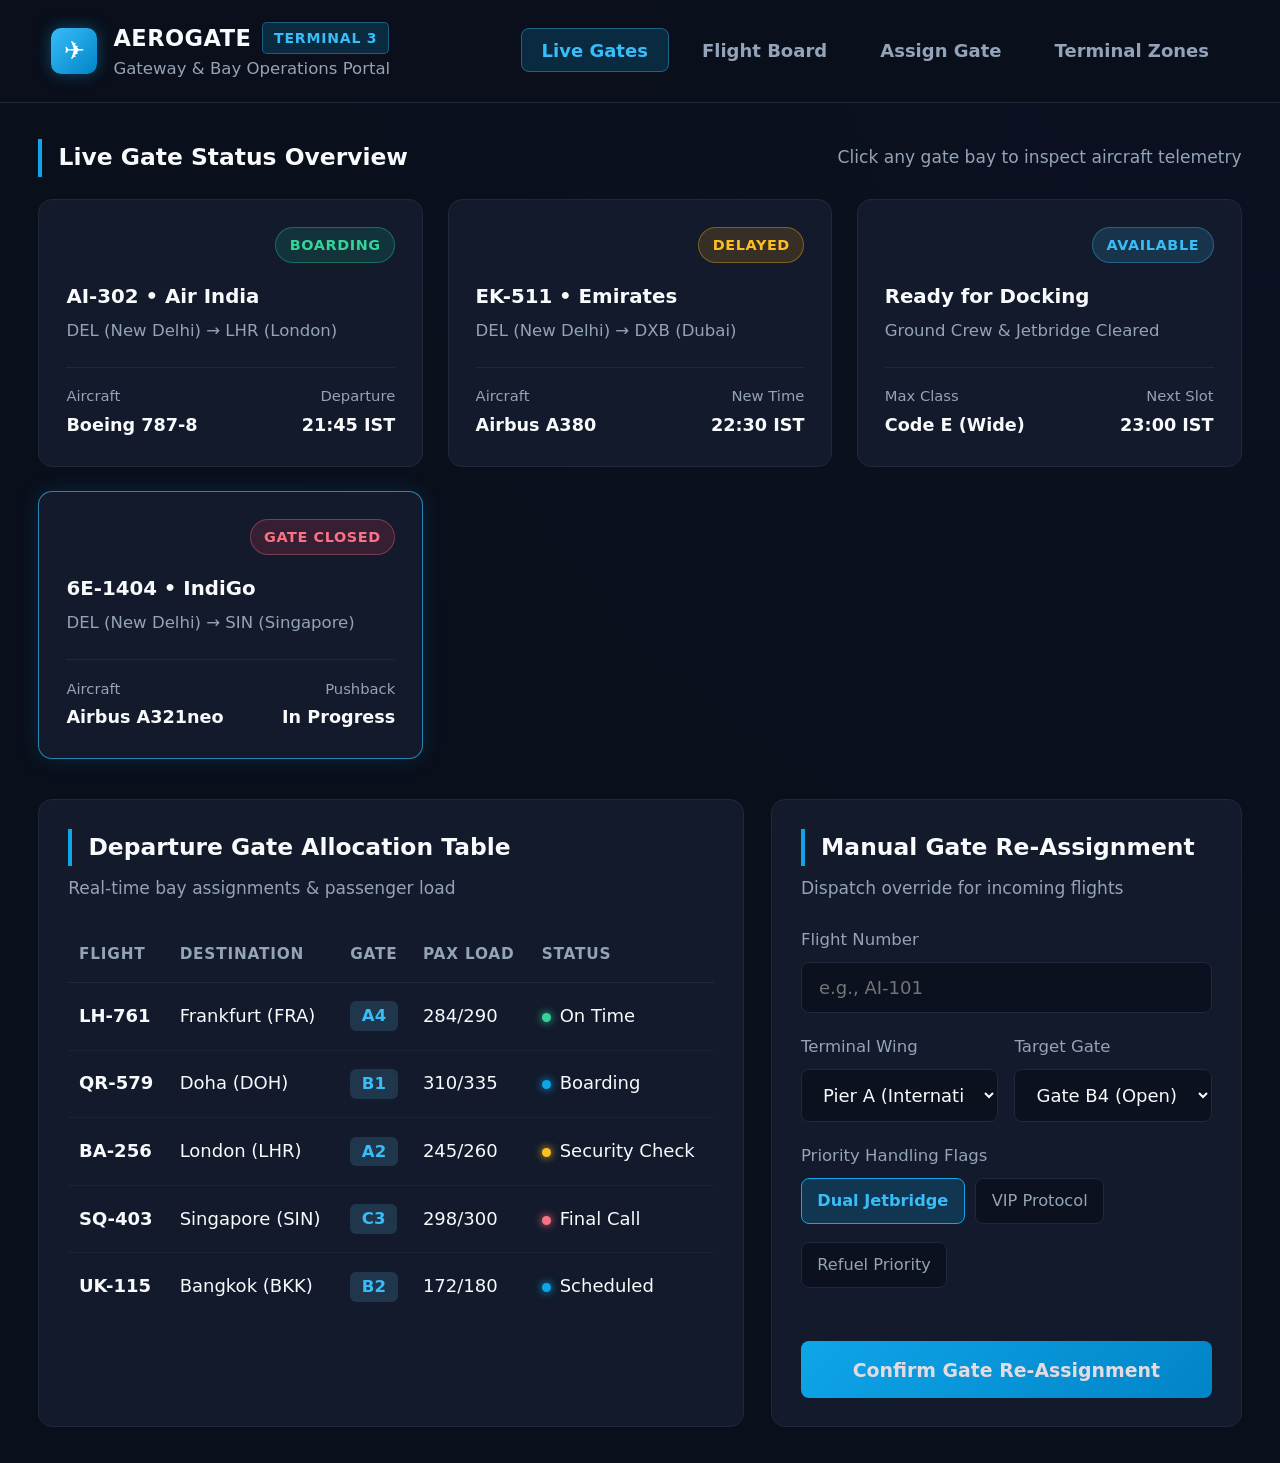
<file: index.html>
<!DOCTYPE html>
<html lang="en">
<head>
  <meta charset="UTF-8">
  <meta name="viewport" content="width=device-width, initial-scale=1.0">
  <title>AEROGATE | Terminal 3 Bay Operations Portal</title>
  <link rel="stylesheet" href="style.css">
</head>
<body>

  <!-- Top Aviation Navigation Bar -->
  <header>
    <div class="brand">
      <div class="brand-icon">&#9992;</div>
      <div>
        <div class="brand-title">
          AEROGATE <span class="terminal-pill">TERMINAL 3</span>
        </div>
        <div class="brand-sub">Gateway &amp; Bay Operations Portal</div>
      </div>
    </div>

    <nav>
      <ul>
        <li><a href="index.html" class="active">Live Gates</a></li>
        <li><a href="departures.html">Flight Board</a></li>
        <li><a href="assign.html">Assign Gate</a></li>
        <li><a href="confirmation.html">Terminal Zones</a></li>
      </ul>
    </nav>
  </header>

  <main>
    <!-- Top Section: Live Gate Status Overview -->
    <div class="section-bar">
      <h2 class="section-title">Live Gate Status Overview</h2>
      <span class="section-hint">Click any gate bay to inspect aircraft telemetry</span>
    </div>

    <section class="gate-grid">
      <!-- Gate A1 -->
      <a href="#telemetry-a1" class="gate-card">
        <div class="gate-header">
          <span class="gate-name">GATE A1</span>
          <span class="pill pill-green">Boarding</span>
        </div>
        <div class="flight-info">AI-302 &bull; Air India</div>
        <div class="route-info">DEL (New Delhi) &rarr; LHR (London)</div>
        <div class="gate-footer">
          <div>
            <span class="meta-label">Aircraft</span>
            <span class="meta-value">Boeing 787-8</span>
          </div>
          <div style="text-align: right;">
            <span class="meta-label">Departure</span>
            <span class="meta-value">21:45 IST</span>
          </div>
        </div>
      </a>

      <!-- Gate A2 -->
      <a href="#telemetry-a2" class="gate-card">
        <div class="gate-header">
          <span class="gate-name">GATE A2</span>
          <span class="pill pill-amber">Delayed</span>
        </div>
        <div class="flight-info">EK-511 &bull; Emirates</div>
        <div class="route-info">DEL (New Delhi) &rarr; DXB (Dubai)</div>
        <div class="gate-footer">
          <div>
            <span class="meta-label">Aircraft</span>
            <span class="meta-value">Airbus A380</span>
          </div>
          <div style="text-align: right;">
            <span class="meta-label">New Time</span>
            <span class="meta-value">22:30 IST</span>
          </div>
        </div>
      </a>

      <!-- Gate B4 -->
      <a href="assign.html" class="gate-card">
        <div class="gate-header">
          <span class="gate-name">GATE B4</span>
          <span class="pill pill-blue">Available</span>
        </div>
        <div class="flight-info">Ready for Docking</div>
        <div class="route-info">Ground Crew &amp; Jetbridge Cleared</div>
        <div class="gate-footer">
          <div>
            <span class="meta-label">Max Class</span>
            <span class="meta-value">Code E (Wide)</span>
          </div>
          <div style="text-align: right;">
            <span class="meta-label">Next Slot</span>
            <span class="meta-value">23:00 IST</span>
          </div>
        </div>
      </a>

      <!-- Gate C1 -->
      <a href="#telemetry-c1" class="gate-card active-highlight">
        <div class="gate-header">
          <span class="gate-name">GATE C1</span>
          <span class="pill pill-red">Gate Closed</span>
        </div>
        <div class="flight-info">6E-1404 &bull; IndiGo</div>
        <div class="route-info">DEL (New Delhi) &rarr; SIN (Singapore)</div>
        <div class="gate-footer">
          <div>
            <span class="meta-label">Aircraft</span>
            <span class="meta-value">Airbus A321neo</span>
          </div>
          <div style="text-align: right;">
            <span class="meta-label">Pushback</span>
            <span class="meta-value">In Progress</span>
          </div>
        </div>
      </a>
    </section>

    <!-- Bottom Split Section: Table + Manual Re-Assignment -->
    <section class="bottom-split">
      <!-- Left: Departure Gate Allocation Table -->
      <div class="panel-box">
        <div class="panel-header">
          <h3 class="section-title">Departure Gate Allocation Table</h3>
          <span class="section-hint">Real-time bay assignments &amp; passenger load</span>
        </div>

        <div class="table-wrap">
          <table>
            <thead>
              <tr>
                <th>FLIGHT</th>
                <th>DESTINATION</th>
                <th>GATE</th>
                <th>PAX LOAD</th>
                <th>STATUS</th>
              </tr>
            </thead>
            <tbody>
              <tr>
                <td><strong>LH-761</strong></td>
                <td>Frankfurt (FRA)</td>
                <td><span class="gate-tag">A4</span></td>
                <td>284/290</td>
                <td><span class="dot dot-green"></span>On Time</td>
              </tr>
              <tr>
                <td><strong>QR-579</strong></td>
                <td>Doha (DOH)</td>
                <td><span class="gate-tag">B1</span></td>
                <td>310/335</td>
                <td><span class="dot dot-cyan"></span>Boarding</td>
              </tr>
              <tr>
                <td><strong>BA-256</strong></td>
                <td>London (LHR)</td>
                <td><span class="gate-tag">A2</span></td>
                <td>245/260</td>
                <td><span class="dot dot-amber"></span>Security Check</td>
              </tr>
              <tr>
                <td><strong>SQ-403</strong></td>
                <td>Singapore (SIN)</td>
                <td><span class="gate-tag">C3</span></td>
                <td>298/300</td>
                <td><span class="dot dot-red"></span>Final Call</td>
              </tr>
              <tr>
                <td><strong>UK-115</strong></td>
                <td>Bangkok (BKK)</td>
                <td><span class="gate-tag">B2</span></td>
                <td>172/180</td>
                <td><span class="dot dot-cyan"></span>Scheduled</td>
              </tr>
            </tbody>
          </table>
        </div>
      </div>

      <!-- Right: Manual Gate Re-Assignment Form -->
      <div class="panel-box">
        <div class="panel-header">
          <h3 class="section-title">Manual Gate Re-Assignment</h3>
          <span class="section-hint">Dispatch override for incoming flights</span>
        </div>

        <form action="confirmation.html" method="get">
          <div class="form-group">
            <label for="flightNum">Flight Number</label>
            <input type="text" id="flightNum" class="form-control" placeholder="e.g., AI-101" required>
          </div>

          <div class="form-row">
            <div class="form-group">
              <label for="wing">Terminal Wing</label>
              <select id="wing" class="form-control">
                <option>Pier A (International)</option>
                <option>Pier B (International)</option>
                <option>Pier C (Domestic)</option>
              </select>
            </div>

            <div class="form-group">
              <label for="targetGate">Target Gate</label>
              <select id="targetGate" class="form-control">
                <option>Gate B4 (Open)</option>
                <option>Gate A5 (Open)</option>
                <option>Gate C2 (Open)</option>
              </select>
            </div>
          </div>

          <div class="form-group">
            <label>Priority Handling Flags</label>
            <div class="flag-group">
              <label class="flag-option">
                <input type="checkbox" checked>
                <span>Dual Jetbridge</span>
              </label>
              <label class="flag-option">
                <input type="checkbox">
                <span>VIP Protocol</span>
              </label>
              <label class="flag-option">
                <input type="checkbox">
                <span>Refuel Priority</span>
              </label>
            </div>
          </div>

          <button type="submit" class="btn-primary">Confirm Gate Re-Assignment</button>
        </form>
      </div>
    </section>

    <!-- Pure-CSS Telemetry Modals when clicking Gate Cards -->
    <div id="telemetry-a1" class="modal">
      <div class="modal-card">
        <h3>GATE A1 &bull; Aircraft Telemetry</h3>
        <p><strong>Flight:</strong> AI-302 (Air India)</p>
        <p><strong>Aircraft:</strong> Boeing 787-8 Dreamliner</p>
        <p><strong>Fuel Load:</strong> 68,400 kg (Complete)</p>
        <p><strong>Jetbridge 1 &amp; 2:</strong> Connected &amp; Active</p>
        <p><strong>Boarding Progress:</strong> 238 / 256 Passengers</p>
        <a href="#" class="btn-close">Close Telemetry</a>
      </div>
    </div>

    <div id="telemetry-a2" class="modal">
      <div class="modal-card">
        <h3>GATE A2 &bull; Aircraft Telemetry</h3>
        <p><strong>Flight:</strong> EK-511 (Emirates)</p>
        <p><strong>Aircraft:</strong> Airbus A380-800</p>
        <p><strong>Delay Reason:</strong> Late Inbound Airspace Congestion</p>
        <p><strong>Revised Departure:</strong> 22:30 IST</p>
        <a href="#" class="btn-close">Close Telemetry</a>
      </div>
    </div>
</file>
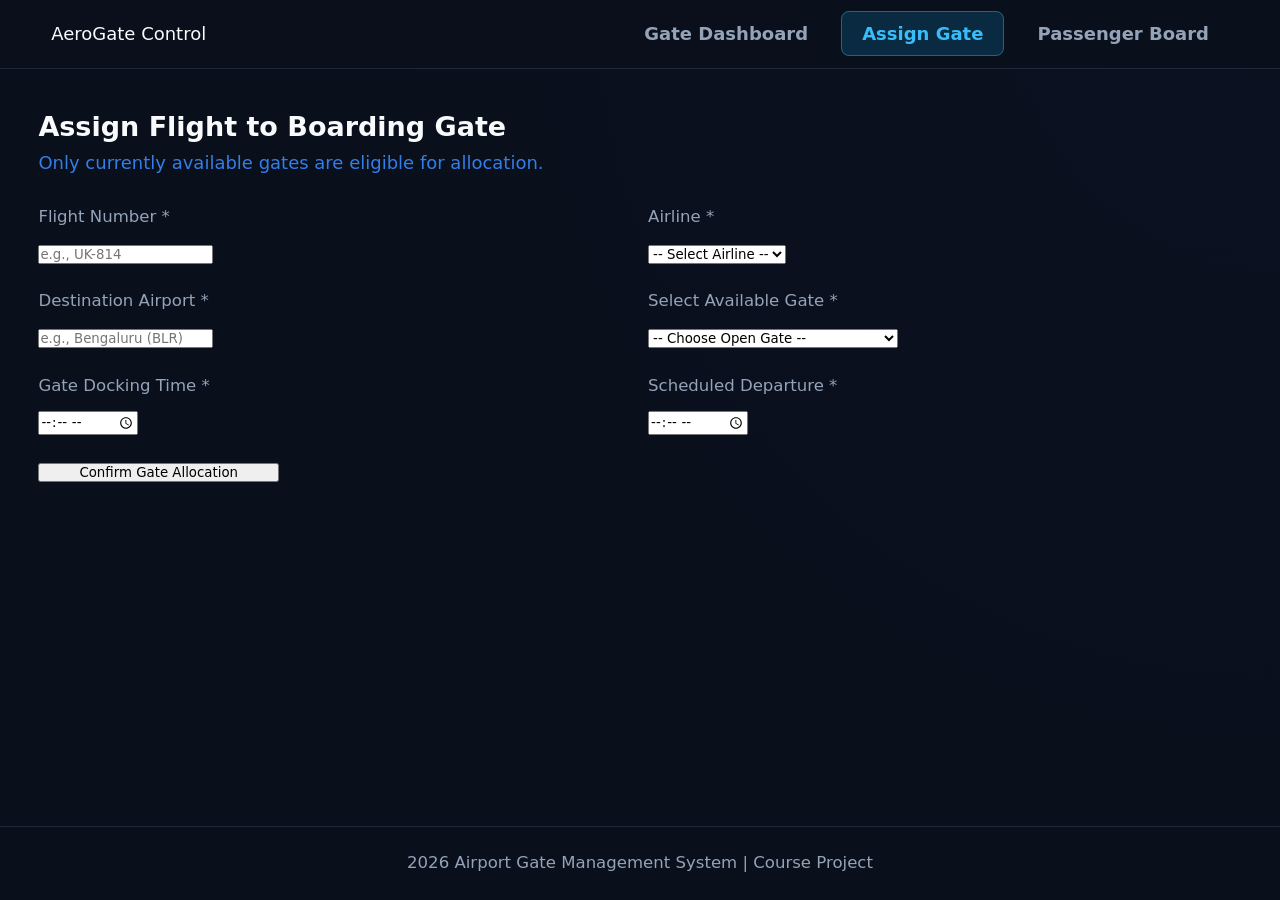
<file: assign.html>
<!DOCTYPE html>
<html lang="en">
<head>
  <meta charset="UTF-8">
  <meta name="viewport" content="width=device-width, initial-scale=1.0">
  <title>Assign Gate | AeroGate</title>
  <link rel="stylesheet" href="style.css">
</head>
<body>

  <header>
    <div class="logo">Aero<span>Gate</span> Control</div>
    <nav>
      <ul>
        <li><a href="index.html">Gate Dashboard</a></li>
        <li><a href="assign.html" class="active">Assign Gate</a></li>
        <li><a href="departures.html">Passenger Board</a></li>
      </ul>
    </nav>
  </header>

  <main>
    <div class="form-container">
      <h2>Assign Flight to Boarding Gate</h2>
      <p style="color: #337ee7; margin-bottom: 1.5rem;">Only currently available gates are eligible for allocation.</p>

      <!-- Submitting redirects directly to confirmation.html -->
      <form action="confirmation.html" method="get">
        <div class="form-row">
          <div class="form-group">
            <label for="flightNo">Flight Number *</label>
            <input type="text" id="flightNo" name="flightNo" placeholder="e.g., UK-814" required>
          </div>

          <div class="form-group">
            <label for="airline">Airline *</label>
            <select id="airline" name="airline" required>
              <option value="">-- Select Airline --</option>
              <option value="Air India">Air India</option>
              <option value="IndiGo">IndiGo</option>
              <option value="SpiceJet">SpiceJet</option>
              <option value="Akasa Air">Akasa Air</option>
            </select>
          </div>
        </div>

        <div class="form-row">
          <div class="form-group">
            <label for="destination">Destination Airport *</label>
            <input type="text" id="destination" name="destination" placeholder="e.g., Bengaluru (BLR)" required>
          </div>

          <div class="form-group">
            <label for="gate">Select Available Gate *</label>
            <select id="gate" name="gate" required>
              <option value="">-- Choose Open Gate --</option>
              <option value="Gate A2">Gate A2 (Available - Narrow Body)</option>
              <option value="Gate A3">Gate A3 (Available - Wide Body)</option>
              <option value="Gate B3">Gate B3 (Available - Narrow Body)</option>
            </select>
          </div>
        </div>

        <div class="form-row">
          <div class="form-group">
            <label for="arrival">Gate Docking Time *</label>
            <input type="time" id="arrival" name="arrival" required>
          </div>

          <div class="form-group">
            <label for="departure">Scheduled Departure *</label>
            <input type="time" id="departure" name="departure" required>
          </div>
        </div>

        <button type="submit" class="btn" style="width: 20%;">Confirm Gate Allocation</button>
      </form>
    </div>
  </main>

  <footer>
    <p> 2026 Airport Gate Management System | Course Project</p>
  </footer>

</body>
</html>
</file>
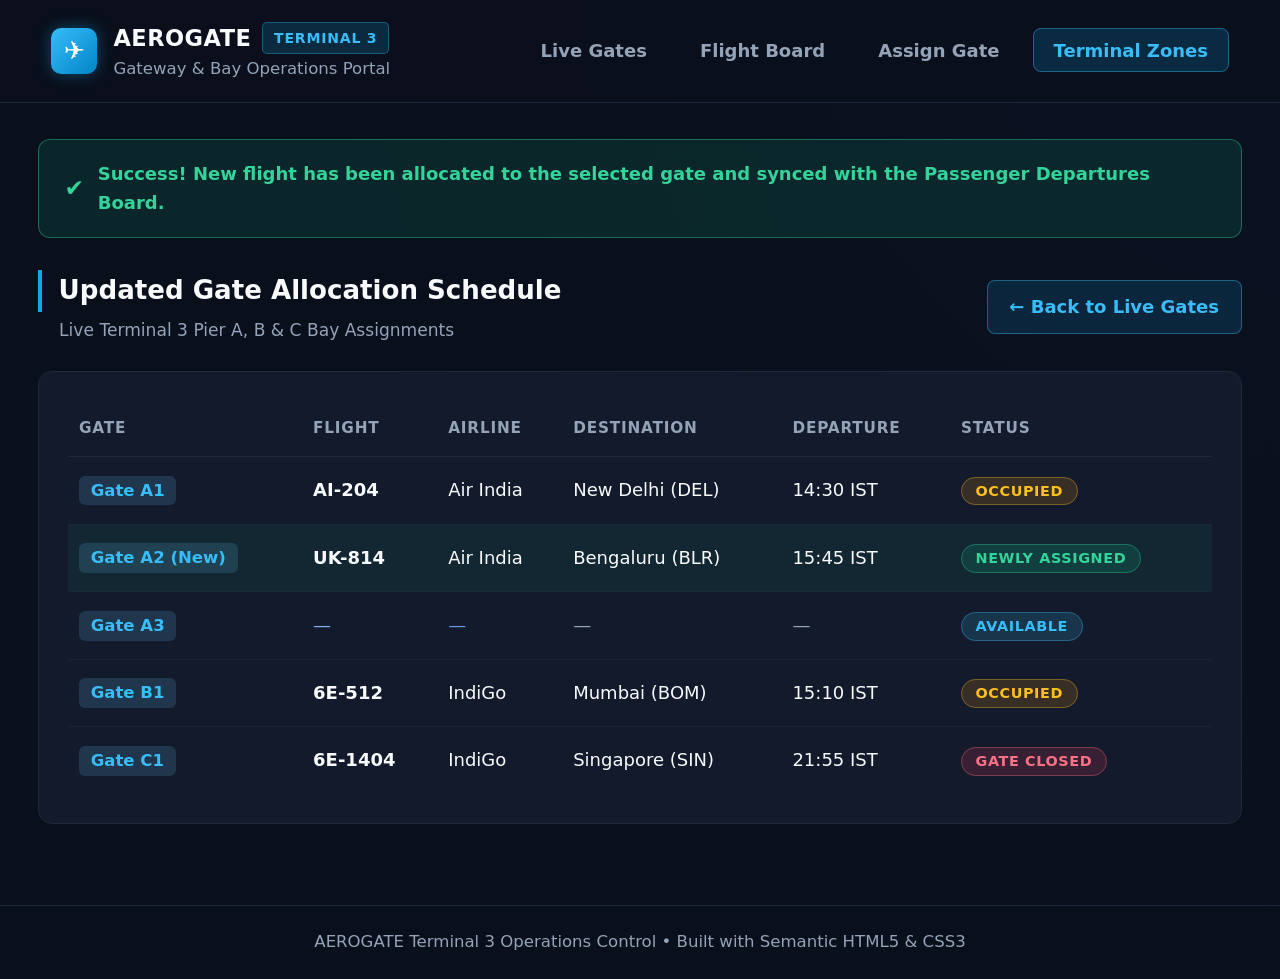
<file: confirmation.html>
<!DOCTYPE html>
<html lang="en">
<head>
  <meta charset="UTF-8">
  <meta name="viewport" content="width=device-width, initial-scale=1.0">
  <title>Terminal Zones &amp; Updated Schedule | AEROGATE</title>
  <link rel="stylesheet" href="style.css">
</head>
<body>

  <!-- Matching Dark Aviation Navigation Bar -->
  <header>
    <div class="brand">
      <div class="brand-icon">&#9992;</div>
      <div>
        <div class="brand-title">
          AEROGATE <span class="terminal-pill">TERMINAL 3</span>
        </div>
        <div class="brand-sub">Gateway &amp; Bay Operations Portal</div>
      </div>
    </div>

    <nav>
      <ul>
        <li><a href="index.html">Live Gates</a></li>
        <li><a href="departures.html">Flight Board</a></li>
        <li><a href="assign.html">Assign Gate</a></li>
        <li><a href="confirmation.html" class="active">Terminal Zones</a></li>
      </ul>
    </nav>
  </header>

  <main>
    <!-- Glowing Green Confirmation Banner -->
    <div style="background: rgba(16, 185, 129, 0.14); border: 1px solid rgba(52, 211, 153, 0.4); color: #34d399; padding: 1.1rem 1.4rem; border-radius: 12px; margin-bottom: 1.75rem; font-weight: 600; display: flex; align-items: center; gap: 0.75rem;">
      <span style="font-size: 1.3rem;">&#10004;</span>
      <span>Success! New flight has been allocated to the selected gate and synced with the Passenger Departures Board.</span>
    </div>

    <!-- Section Header + Styled Back Button -->
    <div class="section-bar" style="margin-bottom: 1.5rem;">
      <div>
        <h1 class="section-title" style="font-size: 1.45rem;">Updated Gate Allocation Schedule</h1>
        <p class="section-hint" style="margin-top: 0.3rem; padding-left: 1.15rem;">Live Terminal 3 Pier A, B &amp; C Bay Assignments</p>
      </div>
      <a href="index.html" style="background: rgba(14, 165, 233, 0.15); color: #38bdf8; border: 1px solid rgba(56, 189, 248, 0.4); padding: 0.65rem 1.2rem; border-radius: 8px; text-decoration: none; font-weight: 600;">&larr; Back to Live Gates</a>
    </div>

    <!-- Dark Aviation Schedule Table -->
    <div class="panel-box">
      <div class="table-wrap">
        <table>
          <thead>
            <tr>
              <th>GATE</th>
              <th>FLIGHT</th>
              <th>AIRLINE</th>
              <th>DESTINATION</th>
              <th>DEPARTURE</th>
              <th>STATUS</th>
            </tr>
          </thead>
          <tbody>
            <tr>
              <td><span class="gate-tag">Gate A1</span></td>
              <td><strong>AI-204</strong></td>
              <td>Air India</td>
              <td>New Delhi (DEL)</td>
              <td>14:30 IST</td>
              <td><span class="pill pill-amber">Occupied</span></td>
            </tr>
            <!-- Highlighted Newly Assigned Row -->
            <tr style="background: rgba(16, 185, 129, 0.08);">
              <td><span class="gate-tag">Gate A2 (New)</span></td>
              <td><strong>UK-814</strong></td>
              <td>Air India</td>
              <td>Bengaluru (BLR)</td>
              <td>15:45 IST</td>
              <td><span class="pill pill-green">Newly Assigned</span></td>
            </tr>
            <tr>
              <td><span class="gate-tag">Gate A3</span></td>
              <td style="color: #83ade8;">&mdash;</td>
              <td style="color: #6296df;">&mdash;</td>
              <td style="color: #94a3b8;">&mdash;</td>
              <td style="color: #94a3b8;">&mdash;</td>
              <td><span class="pill pill-blue">Available</span></td>
            </tr>
            <tr>
              <td><span class="gate-tag">Gate B1</span></td>
              <td><strong>6E-512</strong></td>
              <td>IndiGo</td>
              <td>Mumbai (BOM)</td>
              <td>15:10 IST</td>
              <td><span class="pill pill-amber">Occupied</span></td>
            </tr>
            <tr>
              <td><span class="gate-tag">Gate C1</span></td>
              <td><strong>6E-1404</strong></td>
              <td>IndiGo</td>
              <td>Singapore (SIN)</td>
              <td>21:55 IST</td>
              <td><span class="pill pill-red">Gate Closed</span></td>
            </tr>
          </tbody>
        </table>
      </div>
    </div>
  </main>

  <footer>
    AEROGATE Terminal 3 Operations Control &bull; Built with Semantic HTML5 &amp; CSS3
  </footer>

</body>
</html>
</file>
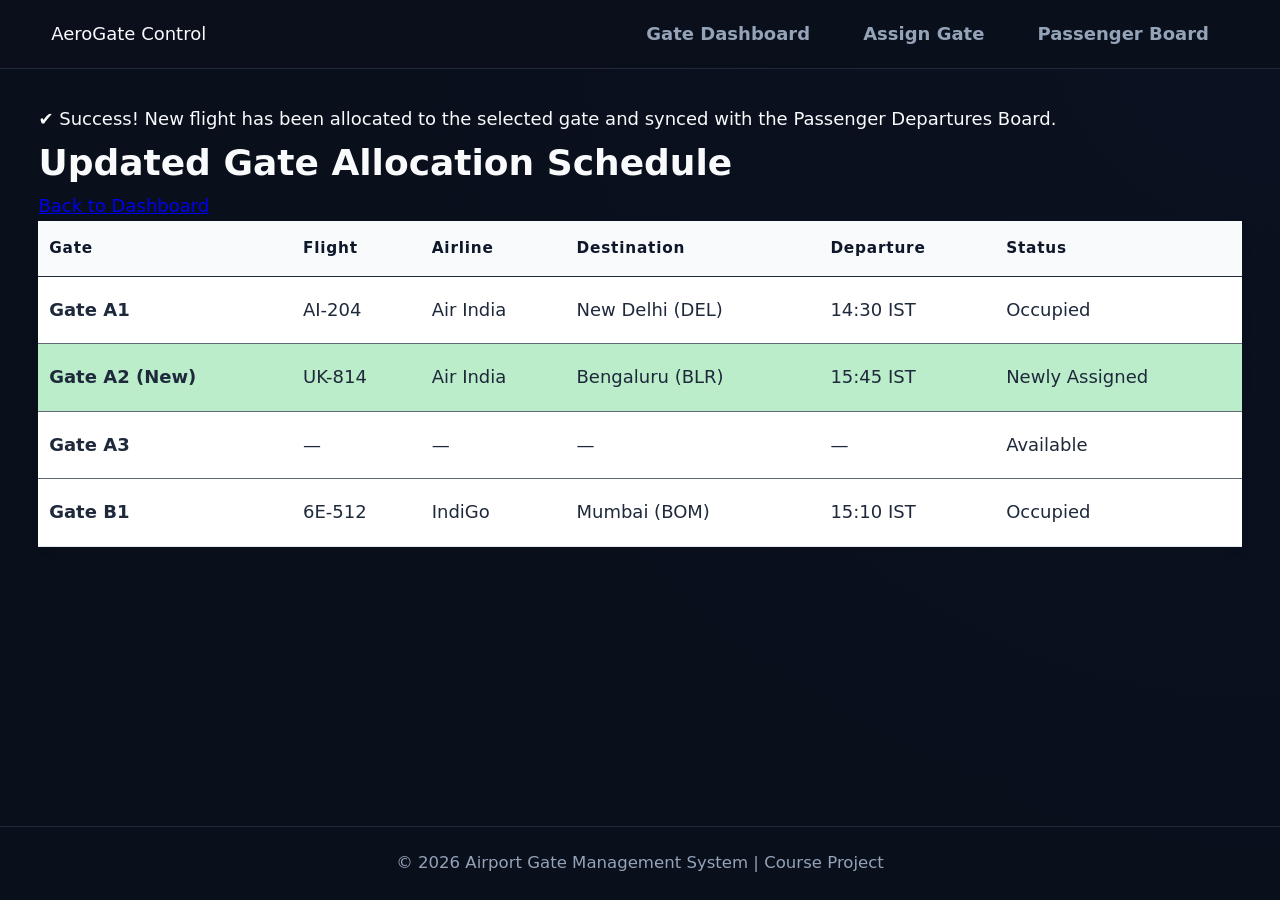
<file: departures.html>
<!DOCTYPE html>
<html lang="en">
<head>
  <meta charset="UTF-8">
  <meta name="viewport" content="width=device-width, initial-scale=1.0">
  <title>Gate Assigned | AeroGate</title>
  <link rel="stylesheet" href="style.css">
</head>
<body>

  <header>
    <div class="logo">Aero<span>Gate</span> Control</div>
    <nav>
      <ul>
        <li><a href="index.html">Gate Dashboard</a></li>
        <li><a href="assign.html">Assign Gate</a></li>
        <li><a href="departures.html">Passenger Board</a></li>
      </ul>
    </nav>
  </header>

  <main>
    <div class="alert-success">
      &#10004; Success! New flight has been allocated to the selected gate and synced with the Passenger Departures Board.
    </div>

    <div class="page-header">
      <h1>Updated Gate Allocation Schedule</h1>
      <a href="index.html" class="btn btn-outline">Back to Dashboard</a>
    </div>

    <div class="board-wrapper" style="background: #ffffff; color: #1e293b; box-shadow: 0 3px 10px rgba(0,0,0,0.06);">
      <table class="flight-table">
        <thead>
          <tr style="background: #f8fafc;">
            <th style="color: #0f172a;">Gate</th>
            <th style="color: #0f172a;">Flight</th>
            <th style="color: #0f172a;">Airline</th>
            <th style="color: #0f172a;">Destination</th>
            <th style="color: #0f172a;">Departure</th>
            <th style="color: #0f172a;">Status</th>
          </tr>
        </thead>
        <tbody>
          <tr style="border-bottom: 1px solid #e2e8f0;">
            <td><strong>Gate A1</strong></td>
            <td>AI-204</td>
            <td>Air India</td>
            <td>New Delhi (DEL)</td>
            <td>14:30 IST</td>
            <td><span class="badge badge-occupied">Occupied</span></td>
          </tr>
          <tr style="background: #bbedca; border-bottom: 1px solid #e2e8f0;">
            <td><strong>Gate A2 (New)</strong></td>
            <td>UK-814</td>
            <td>Air India</td>
            <td>Bengaluru (BLR)</td>
            <td>15:45 IST</td>
            <td><span class="badge badge-occupied">Newly Assigned</span></td>
          </tr>
          <tr style="border-bottom: 1px solid #e2e8f0;">
            <td><strong>Gate A3</strong></td>
            <td>—</td>
            <td>—</td>
            <td>—</td>
            <td>—</td>
            <td><span class="badge badge-available">Available</span></td>
          </tr>
          <tr style="border-bottom: 1px solid #e2e8f0;">
            <td><strong>Gate B1</strong></td>
            <td>6E-512</td>
            <td>IndiGo</td>
            <td>Mumbai (BOM)</td>
            <td>15:10 IST</td>
            <td><span class="badge badge-occupied">Occupied</span></td>
          </tr>
        </tbody>
      </table>
    </div>
  </main>

  <footer>
    <p>&copy; 2026 Airport Gate Management System | Course Project</p>
  </footer>

</body>
</html>
</file>
<file: style.css>
:root {
  --bg-main: #0a0f1c;
  --bg-card: #121a2b;
  --bg-card-hover: #162136;
  --bg-input: #0b111e;
  --border-subtle: #1e293b;
  --border-glow: #0284c7;
  --text-main: #f8fafc;
  --text-muted: #94a3b8; /* Brighter for easier reading across all ages */
  --cyan: #0ea5e9;
  --cyan-glow: rgba(14, 165, 233, 0.2);

  /* Status Colors */
  --green: #34d399;
  --green-bg: rgba(16, 185, 129, 0.16);
  --amber: #fbbf24;
  --amber-bg: rgba(245, 158, 11, 0.16);
  --blue: #38bdf8;
  --blue-bg: rgba(56, 189, 248, 0.16);
  --red: #fb7185;
  --red-bg: rgba(244, 63, 94, 0.16);
}

html {
  font-size: 18px; /* Enlarged root font size for all-age accessibility */
}

* {
  margin: 0;
  padding: 0;
  box-sizing: border-box;
  font-family: 'Inter', 'Segoe UI', system-ui, -apple-system, sans-serif;
}

body {
  background: radial-gradient(circle at top right, #0b1120, var(--bg-main) 60%);
  color: var(--text-main);
  line-height: 1.6;
  min-height: 100vh;
  display: flex;
  flex-direction: column;
}

/* Header & Navigation */
header {
  background-color: rgba(10, 15, 28, 0.95);
  border-bottom: 1px solid var(--border-subtle);
  padding: 1.1rem 4%;
  display: flex;
  justify-content: space-between;
  align-items: center;
  flex-wrap: wrap;
  gap: 1rem;
}

.brand {
  display: flex;
  align-items: center;
  gap: 0.9rem;
}

.brand-icon {
  width: 46px;
  height: 46px;
  background: linear-gradient(135deg, #38bdf8, #0284c7);
  border-radius: 10px;
  display: flex;
  align-items: center;
  justify-content: center;
  font-size: 1.4rem;
  color: #ffffff;
  box-shadow: 0 0 15px rgba(14, 165, 233, 0.4);
}

.brand-title {
  display: flex;
  align-items: center;
  gap: 0.6rem;
  font-weight: 700;
  font-size: 1.25rem;
  letter-spacing: 0.5px;
}

.terminal-pill {
  background-color: rgba(14, 165, 233, 0.18);
  color: #38bdf8;
  border: 1px solid rgba(56, 189, 248, 0.35);
  font-size: 0.78rem;
  padding: 0.2rem 0.6rem;
  border-radius: 5px;
  letter-spacing: 0.8px;
}

.brand-sub {
  font-size: 0.92rem;
  color: var(--text-muted);
}

nav ul {
  list-style: none;
  display: flex;
  gap: 0.75rem;
  flex-wrap: wrap;
}

nav a {
  color: var(--text-muted);
  text-decoration: none;
  font-size: 1rem;
  font-weight: 600;
  padding: 0.6rem 1.1rem;
  border-radius: 8px;
  transition: all 0.2s ease;
}

nav a:hover {
  color: var(--text-main);
  background-color: rgba(255, 255, 255, 0.08);
}

nav a.active {
  background-color: rgba(14, 165, 233, 0.18);
  color: #38bdf8;
  border: 1px solid rgba(56, 189, 248, 0.4);
}

/* Main Container */
main {
  width: 94%;
  max-width: 1440px;
  margin: 2rem auto;
  flex: 1;
}

/* Section Headers with Cyan Vertical Accent Bar */
.section-bar {
  display: flex;
  justify-content: space-between;
  align-items: center;
  flex-wrap: wrap;
  gap: 0.5rem;
  margin-bottom: 1.25rem;
}

.section-title {
  font-size: 1.3rem;
  font-weight: 700;
  padding-left: 0.9rem;
  border-left: 4px solid var(--cyan);
}

.section-hint {
  font-size: 0.95rem;
  color: var(--text-muted);
}

/* Top 4-Column Gate Grid */
.gate-grid {
  display: grid;
  grid-template-columns: repeat(auto-fit, minmax(290px, 1fr));
  gap: 1.35rem;
  margin-bottom: 2.2rem;
}

.gate-card {
  background-color: var(--bg-card);
  border: 1px solid var(--border-subtle);
  border-radius: 14px;
  padding: 1.5rem;
  transition: all 0.25s ease;
  text-decoration: none;
  color: inherit;
  display: block;
}

.gate-card:hover {
  background-color: var(--bg-card-hover);
  border-color: var(--border-glow);
  transform: translateY(-3px);
  box-shadow: 0 8px 24px rgba(2, 132, 199, 0.18);
}

.gate-card.active-highlight {
  border-color: rgba(56, 189, 248, 0.65);
  box-shadow: 0 0 20px rgba(14, 165, 233, 0.15);
}

.gate-header {
  display: flex;
  justify-content: space-between;
  align-items: center;
  margin-bottom: 1rem;
}

.gate-name {
  font-size: 1.25rem;
  font-weight: 800;
  letter-spacing: 0.6px;
  background-color: linear-gradient(90deg, #38bdf8,#818c81);
  -webkit-background-clip: text;
  -webkit-text-fill-color: transparent;
}

/* Status Pills */
.pill {
  font-size: 0.8rem;
  font-weight: 700;
  padding: 0.3rem 0.75rem;
  border-radius: 999px;
  letter-spacing: 0.6px;
  text-transform: uppercase;
}

.pill-green { background: var(--green-bg); color: var(--green); border: 1px solid rgba(52, 211, 153, 0.35); }
.pill-amber { background: var(--amber-bg); color: var(--amber); border: 1px solid rgba(251, 191, 36, 0.35); }
.pill-blue  { background: var(--blue-bg);  color: var(--blue);  border: 1px solid rgba(56, 189, 248, 0.35); }
.pill-red   { background: var(--red-bg);   color: var(--red);   border: 1px solid rgba(251, 113, 133, 0.35); }

.flight-info {
  font-size: 1.1rem;
  font-weight: 600;
  margin-bottom: 0.3rem;
}

.route-info {
  font-size: 0.92rem;
  color: var(--text-muted);
  margin-bottom: 1.25rem;
}

.gate-footer {
  border-top: 1px solid var(--border-subtle);
  padding-top: 0.9rem;
  display: flex;
  justify-content: space-between;
  font-size: 0.92rem;
}

.meta-label {
  color: var(--text-muted);
  display: block;
  font-size: 0.82rem;
  margin-bottom: 0.15rem;
}

.meta-value {
  font-weight: 600;
  font-size: 0.98rem;
  color: var(--text-main);
}

/* Bottom Split Layout (Table Left, Form Right) */
.bottom-split {
  display: grid;
  grid-template-columns: 1.5fr 1fr;
  gap: 1.5rem;
}

.panel-box {
  background-color: var(--bg-card);
  border: 1px solid var(--border-subtle);
  border-radius: 14px;
  padding: 1.6rem;
}

.panel-header {
  display: flex;
  justify-content: space-between;
  align-items: baseline;
  flex-wrap: wrap;
  gap: 0.5rem;
  margin-bottom: 1.35rem;
}

/* Departure Table */
.table-wrap {
  overflow-x: auto;
}

table {
  width: 100%;
  border-collapse: collapse;
  text-align: left;
}

th {
  color: var(--text-muted);
  font-size: 0.85rem;
  font-weight: 700;
  letter-spacing: 0.8px;
  padding: 0.85rem 0.6rem;
  border-bottom: 1px solid var(--border-subtle);
}

td {
  padding: 1.05rem 0.6rem;
  font-size: 1rem;
  border-bottom: 1px solid rgba(30, 41, 59, 0.7);
}

tr:last-child td {
  border-bottom: none;
}

.gate-tag {
  background: rgba(88, 183, 227, 0.18);
  color: #38bdf8;
  font-weight: 700;
  font-size: 0.92rem;
  padding: 0.3rem 0.65rem;
  border-radius: 6px;
}

/* Status Dots */
.dot {
  display: inline-block;
  width: 9px;
  height: 9px;
  border-radius: 50%;
  margin-right: 0.5rem;
}

.dot-green { background-color: var(--green); box-shadow: 0 0 8px var(--green); }
.dot-cyan  { background-color: var(--cyan);  box-shadow: 0 0 8px var(--cyan); }
.dot-amber { background-color: var(--amber); box-shadow: 0 0 8px var(--amber); }
.dot-red   { background-color: var(--red);   box-shadow: 0 0 8px var(--red); }

/* Manual Re-Assignment Form */
.form-group {
  margin-bottom: 1.15rem;
}

.form-group label {
  display: block;
  font-size: 0.92rem;
  font-weight: 500;
  color: var(--text-muted);
  margin-bottom: 0.45rem;
}

.form-control {
  width: 100%;
  background-color: var(--bg-input);
  border: 1px solid var(--border-subtle);
  color: var(--text-main);
  padding: 0.8rem 0.95rem;
  border-radius: 8px;
  font-size: 1rem;
  outline: none;
}

.form-control:focus {
  border-color: var(--cyan);
}

.form-row {
  display: grid;
  grid-template-columns: 1fr 1fr;
  gap: 0.9rem;
}

/* Pure-CSS Toggleable Priority Flags */
.flag-group {
  display: flex;
  flex-wrap: wrap;
  gap: 0.6rem;
  margin-top: 0.45rem;
}

.flag-option input {
  display: none;
}

.flag-option span {
  display: inline-block;
  font-size: 0.9rem;
  padding: 0.5rem 0.85rem;
  border-radius: 8px;
  background-color: var(--bg-input);
  border: 1px solid var(--border-subtle);
  color: var(--text-muted);
  cursor: pointer;
  transition: all 0.2s ease;
}

.flag-option input:checked + span {
  background-color: rgba(14, 165, 233, 0.2);
  border-color: var(--cyan);
  color: #38bdf8;
  font-weight: 600;
}

.btn-primary {
  width: 100%;
  margin-top: 1.35rem;
  padding: 0.95rem;
  background: linear-gradient(135deg, #0ea5e9, #0284c7);
  color: #e3dbe1;
  border: none;
  border-radius: 8px;
  font-weight: 700;
  font-size: 1.05rem;
  cursor: pointer;
  transition: opacity 0.2s;
}

.btn-primary:hover {
  opacity: 0.92;
}

/* Pure CSS Telemetry Modal (:target) */
.modal {
  position: fixed;
  inset: 0;
  background: rgba(5, 8, 17, 0.85);
  backdrop-filter: blur(4px);
  display: flex;
  justify-content: center;
  align-items: center;
  opacity: 0;
  pointer-events: none;
  transition: opacity 0.2s ease;
  padding: 1rem;
  z-index: 50;
}

.modal:target {
  opacity: 1;
  pointer-events: auto;
}

.modal-card {
  background: var(--bg-card);
  border: 1px solid var(--border-glow);
  border-radius: 14px;
  padding: 2rem;
  max-width: 480px;
  width: 100%;
}

.modal-card h3 {
  font-size: 1.25rem;
  margin-bottom: 0.85rem;
  color: #38bdf8;
}

.modal-card p {
  font-size: 1rem;
  margin-bottom: 0.55rem;
  color: var(--text-main);
}

.btn-close {
  display: inline-block;
  margin-top: 1.15rem;
  padding: 0.65rem 1.4rem;
  background: rgba(14, 165, 233, 0.18);
  color: #38bdf8;
  border: 1px solid var(--cyan);
  border-radius: 6px;
  text-decoration: none;
  font-size: 0.98rem;
  font-weight: 600;
}

footer {
  text-align: center;
  padding: 1.3rem;
  font-size: 0.92rem;
  color: var(--text-muted);
  border-top: 1px solid var(--border-subtle);
  margin-top: 2.5rem;
}

@media (max-width: 1024px) {
  .bottom-split { grid-template-columns: 1fr; }
}

@media (max-width: 600px) {
  html { font-size: 16px; }
  .form-row { grid-template-columns: 1fr; }
}
.nav-item.active {
  background-color: #2e1065; /* Dark fill color */
  color: #c084fc;            /* Bright text color */
  border: 1px solid #9333ea; /* Outline border color */
  border-radius: 6px;
}
</file>
